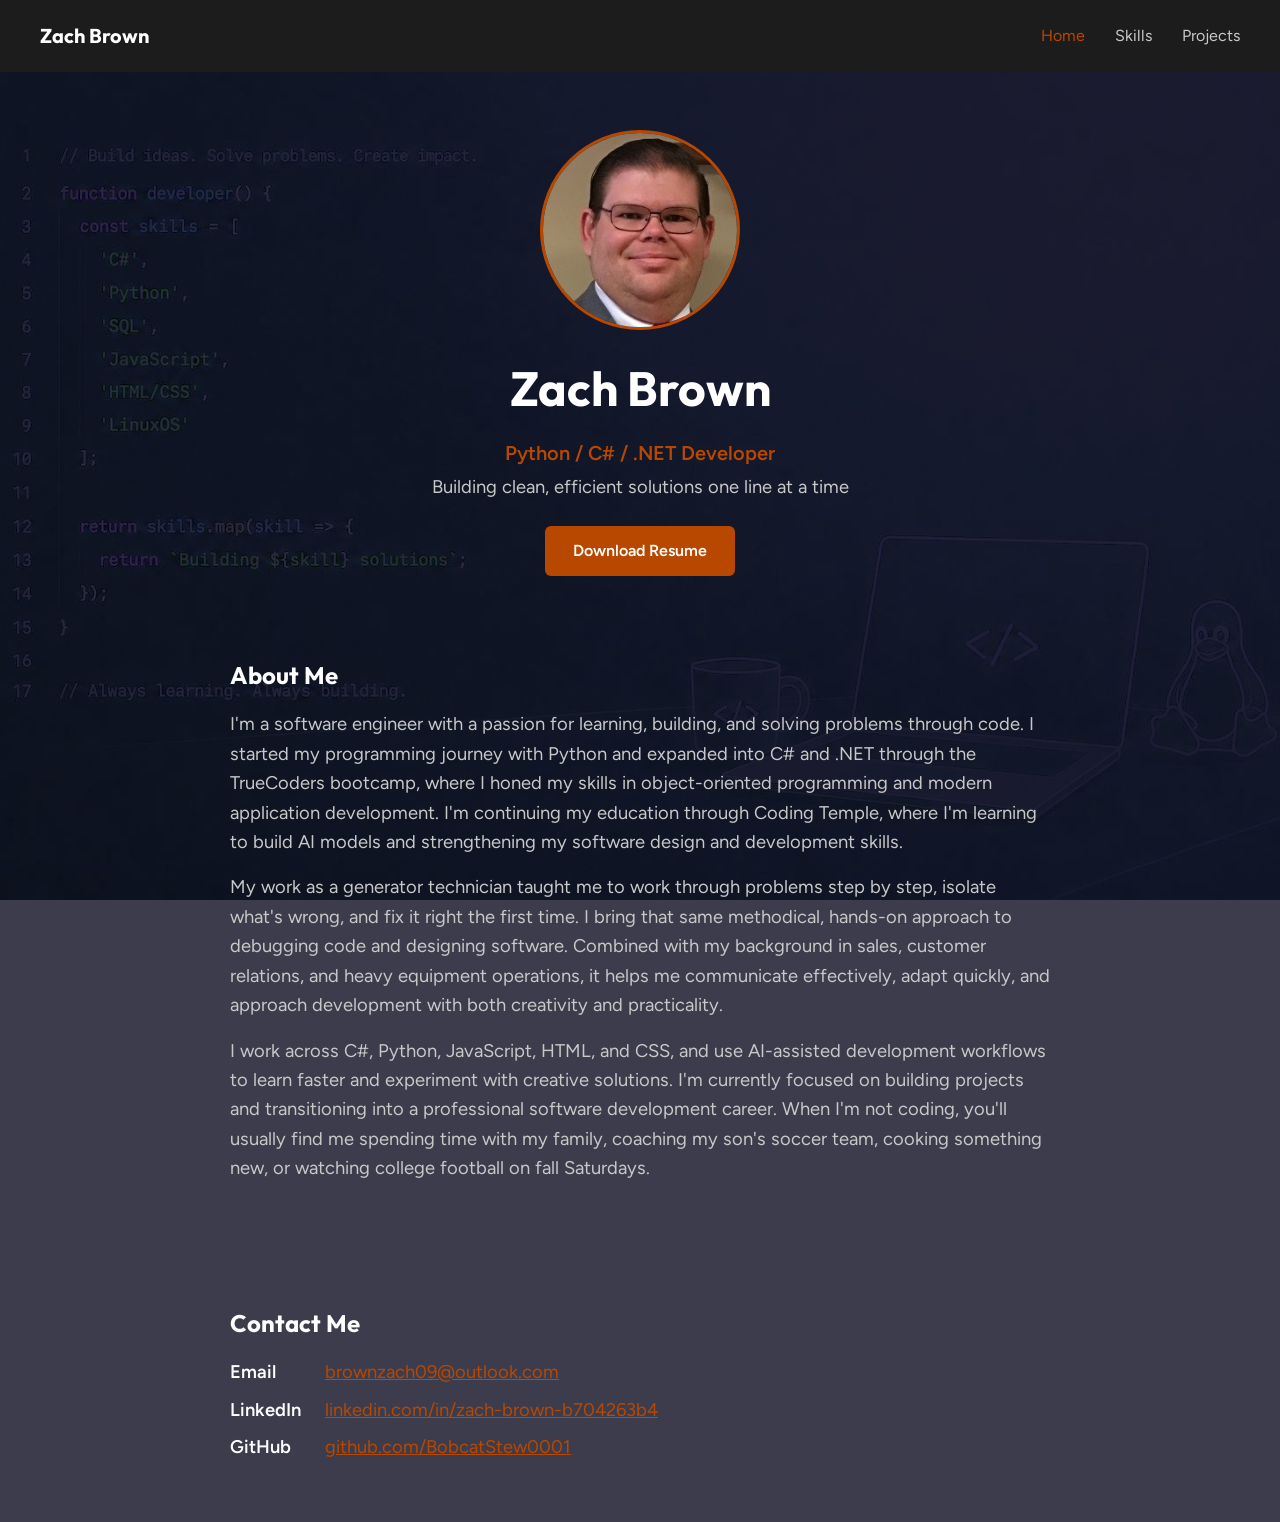
<file: index.html>
<!DOCTYPE html>
<html lang="en">
    <head>
        <meta charset="utf-8">
        <title>Zach Brown | Python / C# / .NET Developer</title>
        <meta name="description" content="Zach Brown is a Python / C# / .NET developer building clean, efficient applications with Python, C#, SQL, and modern web technologies.">
        <meta name="viewport" content="width=device-width, initial-scale=1">
        <link rel="preconnect" href="https://fonts.googleapis.com">
        <link rel="preconnect" href="https://fonts.gstatic.com" crossorigin>
        <link href="https://fonts.googleapis.com/css2?family=Figtree:ital,wght@0,300..900;1,300..900&family=Outfit:wght@100..900&display=swap" rel="stylesheet">
        <link rel="stylesheet" href="styles.css">
    </head>
    <body>
        <nav>
            <a href="index.html" class="logo">Zach Brown</a>
            <div class="nav-links">
                <a href="index.html" aria-current="page">Home</a>
                <a href="skills.html">Skills</a>
                <a href="projects.html">Projects</a>
            </div>
        </nav>
        <main>
            <section id="hero">
                <img src="CSS_Assets/Headshot.jpg" alt="Headshot of Zach Brown" width="200" height="200">
                <h1>Zach Brown</h1>
                <p class="role">Python / C# / .NET Developer</p>
                <p class="tagline">Building clean, efficient solutions one line at a time</p>
                <a href="CSS_Assets/Zach_Brown_Resume.pdf" class="button" download="Zach_Brown_Resume.pdf">Download Resume</a>
            </section>
            <section id="about-me">
                <h2>About Me</h2>
                <p>I'm a software engineer with a passion for learning, building, and solving problems through code. I started my programming journey with Python and expanded into C# and .NET through the TrueCoders bootcamp, where I honed my skills in object-oriented programming and modern application development. I'm continuing my education through Coding Temple, where I'm learning to build AI models and strengthening my software design and development skills.</p>
                <p>My work as a generator technician taught me to work through problems step by step, isolate what's wrong, and fix it right the first time. I bring that same methodical, hands-on approach to debugging code and designing software. Combined with my background in sales, customer relations, and heavy equipment operations, it helps me communicate effectively, adapt quickly, and approach development with both creativity and practicality.</p>
                <p>I work across C#, Python, JavaScript, HTML, and CSS, and use AI-assisted development workflows to learn faster and experiment with creative solutions. I'm currently focused on building projects and transitioning into a professional software development career. When I'm not coding, you'll usually find me spending time with my family, coaching my son's soccer team, cooking something new, or watching college football on fall Saturdays.</p>
            </section>
            <section id="contact-me">
                <h2>Contact Me</h2>
                <ul class="contact-list">
                    <li><span>Email</span> <a href="mailto:brownzach09@outlook.com">brownzach09@outlook.com</a></li>
                    <li><span>LinkedIn</span> <a href="https://linkedin.com/in/zach-brown-b704263b4/" target="_blank" rel="noopener">linkedin.com/in/zach-brown-b704263b4</a></li>
                    <li><span>GitHub</span> <a href="https://github.com/BobcatStew0001" target="_blank" rel="noopener">github.com/BobcatStew0001</a></li>
                </ul>
            </section>
        </main>
    </body>
</html>
</file>
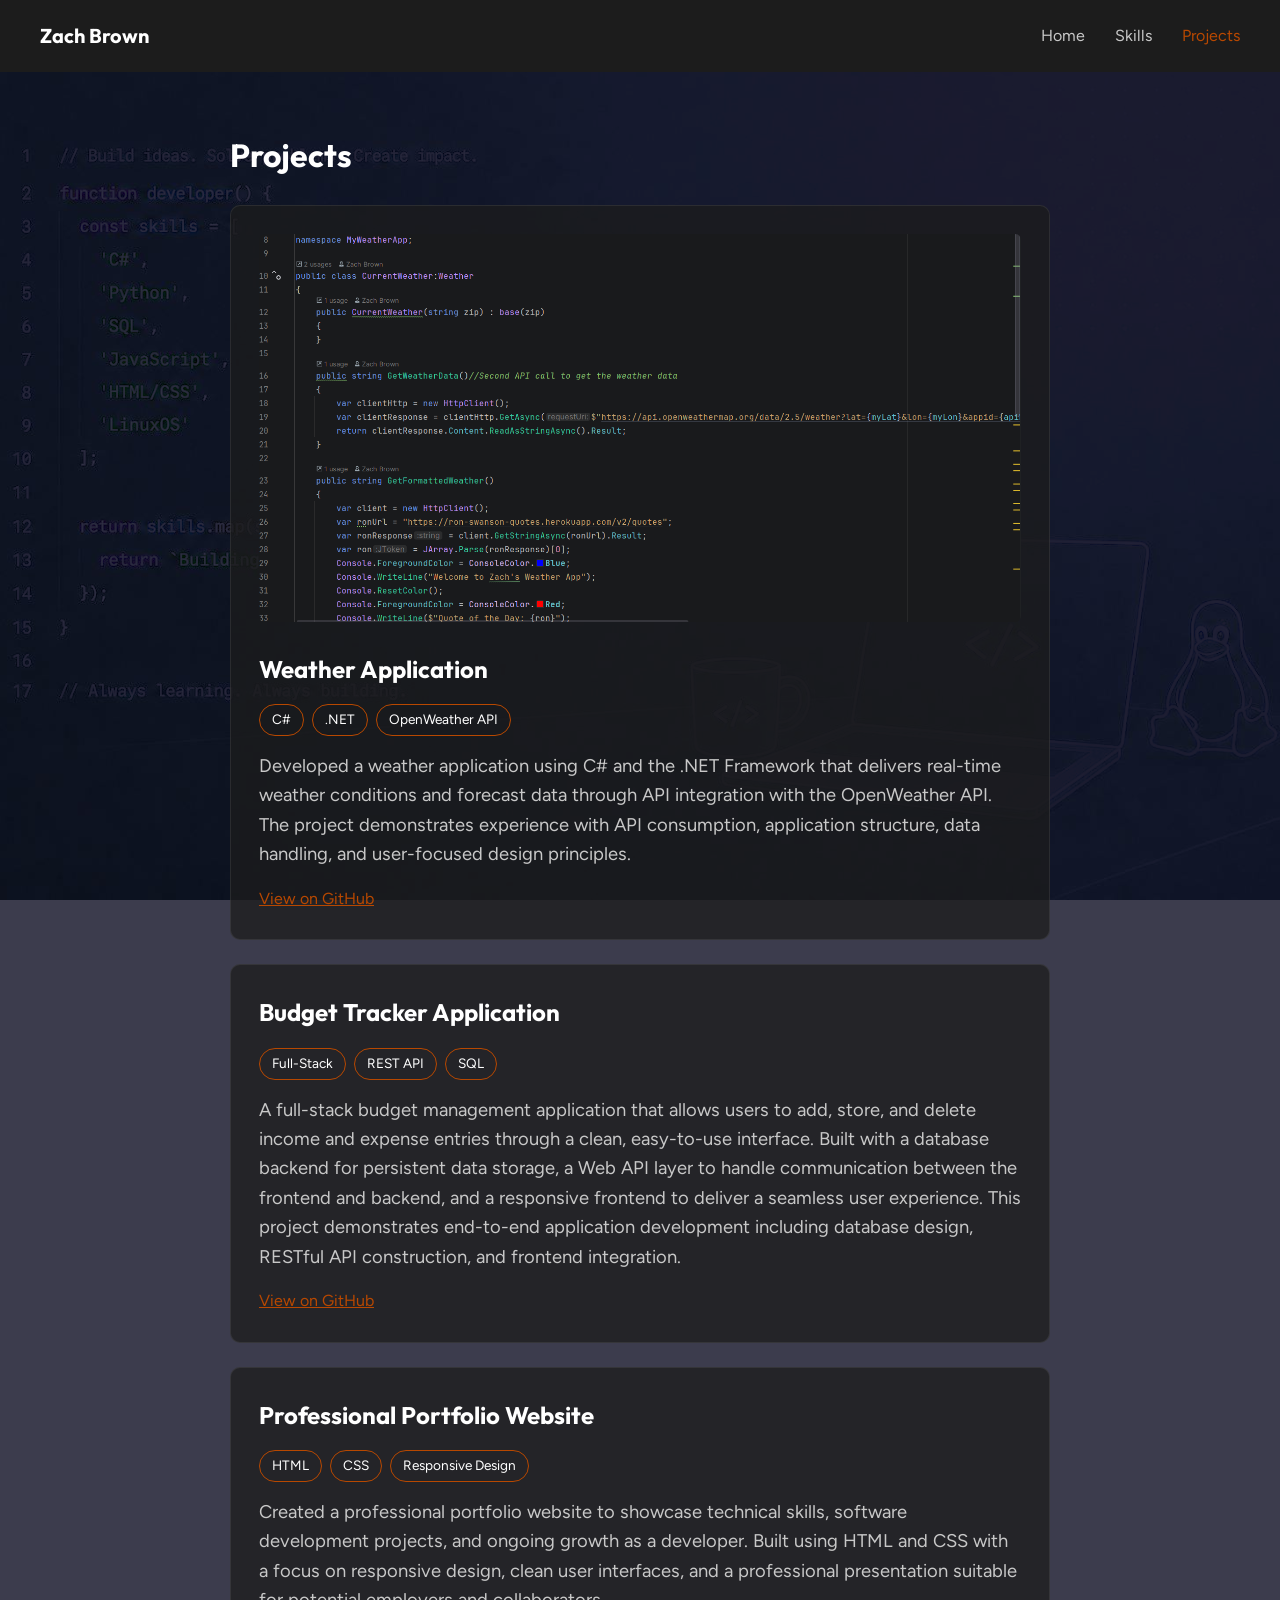
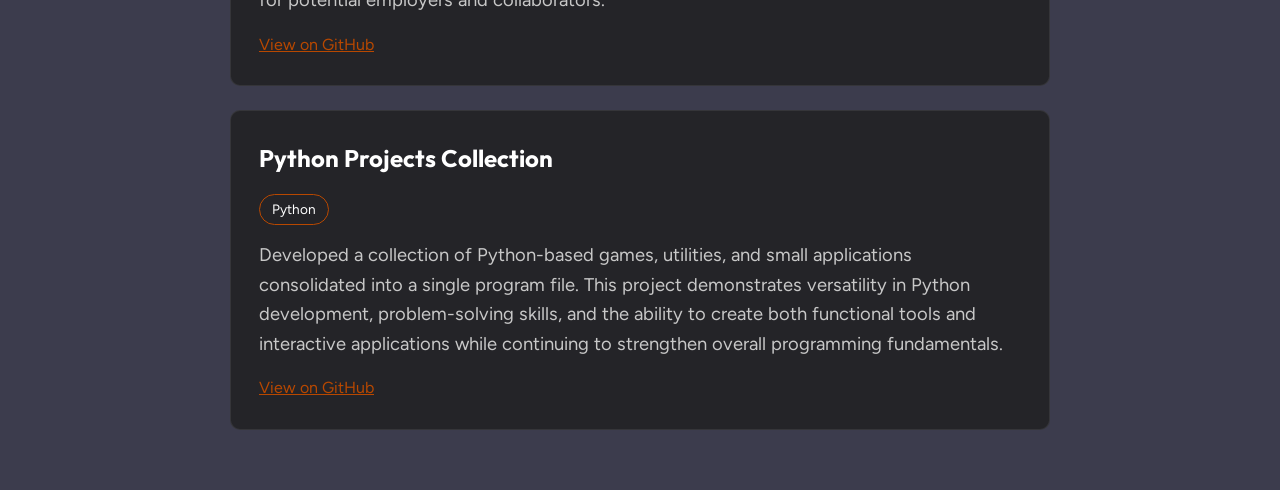
<file: projects.html>
<!DOCTYPE html>
<html lang="en">
    <head>
        <meta charset="utf-8">
        <title>Projects | Zach Brown</title>
        <meta name="description" content="Software projects by Zach Brown, including a C# weather app, a full-stack budget tracker, and Python applications.">
        <meta name="viewport" content="width=device-width, initial-scale=1">
        <link rel="preconnect" href="https://fonts.googleapis.com">
        <link rel="preconnect" href="https://fonts.gstatic.com" crossorigin>
        <link href="https://fonts.googleapis.com/css2?family=Figtree:ital,wght@0,300..900;1,300..900&family=Outfit:wght@100..900&display=swap" rel="stylesheet">
        <link rel="stylesheet" href="styles.css">
    </head>
    <body>
        <nav>
            <a href="index.html" class="logo">Zach Brown</a>
            <div class="nav-links">
                <a href="index.html">Home</a>
                <a href="skills.html">Skills</a>
                <a href="projects.html" aria-current="page">Projects</a>
            </div>
        </nav>
        <main>
            <section id="projects-showcase">
                <h1>Projects</h1>

                <article class="card">
                    <img src="CSS_Assets/Website_Photo_1.png" alt="C# source code from the Weather Application" class="card-image" width="1496" height="762" loading="lazy">
                    <h2>Weather Application</h2>
                    <ul class="tags">
                        <li>C#</li>
                        <li>.NET</li>
                        <li>OpenWeather API</li>
                    </ul>
                    <p>Developed a weather application using C# and the .NET Framework that delivers real-time weather conditions and forecast data through API integration with the OpenWeather API. The project demonstrates experience with API consumption, application structure, data handling, and user-focused design principles.</p>
                    <a href="https://github.com/BobcatStew0001/MyWeatherApp" target="_blank" rel="noopener">View on GitHub</a>
                </article>

                <article class="card">
                    <h2>Budget Tracker Application</h2>
                    <ul class="tags">
                        <li>Full-Stack</li>
                        <li>REST API</li>
                        <li>SQL</li>
                    </ul>
                    <p>A full-stack budget management application that allows users to add, store, and delete income and expense entries through a clean, easy-to-use interface. Built with a database backend for persistent data storage, a Web API layer to handle communication between the frontend and backend, and a responsive frontend to deliver a seamless user experience. This project demonstrates end-to-end application development including database design, RESTful API construction, and frontend integration.</p>
                    <a href="https://github.com/BobcatStew0001/Monthly-Budget-App" target="_blank" rel="noopener">View on GitHub</a>
                </article>

                <article class="card">
                    <h2>Professional Portfolio Website</h2>
                    <ul class="tags">
                        <li>HTML</li>
                        <li>CSS</li>
                        <li>Responsive Design</li>
                    </ul>
                    <p>Created a professional portfolio website to showcase technical skills, software development projects, and ongoing growth as a developer. Built using HTML and CSS with a focus on responsive design, clean user interfaces, and a professional presentation suitable for potential employers and collaborators.</p>
                    <a href="https://github.com/BobcatStew0001/Portfolio-Project" target="_blank" rel="noopener">View on GitHub</a>
                </article>

                <article class="card">
                    <h2>Python Projects Collection</h2>
                    <ul class="tags">
                        <li>Python</li>
                    </ul>
                    <p>Developed a collection of Python-based games, utilities, and small applications consolidated into a single program file. This project demonstrates versatility in Python development, problem-solving skills, and the ability to create both functional tools and interactive applications while continuing to strengthen overall programming fundamentals.</p>
                    <a href="https://github.com/BobcatStew0001/Python-Practice-" target="_blank" rel="noopener">View on GitHub</a>
                </article>
            </section>
        </main>
    </body>
</html>
</file>
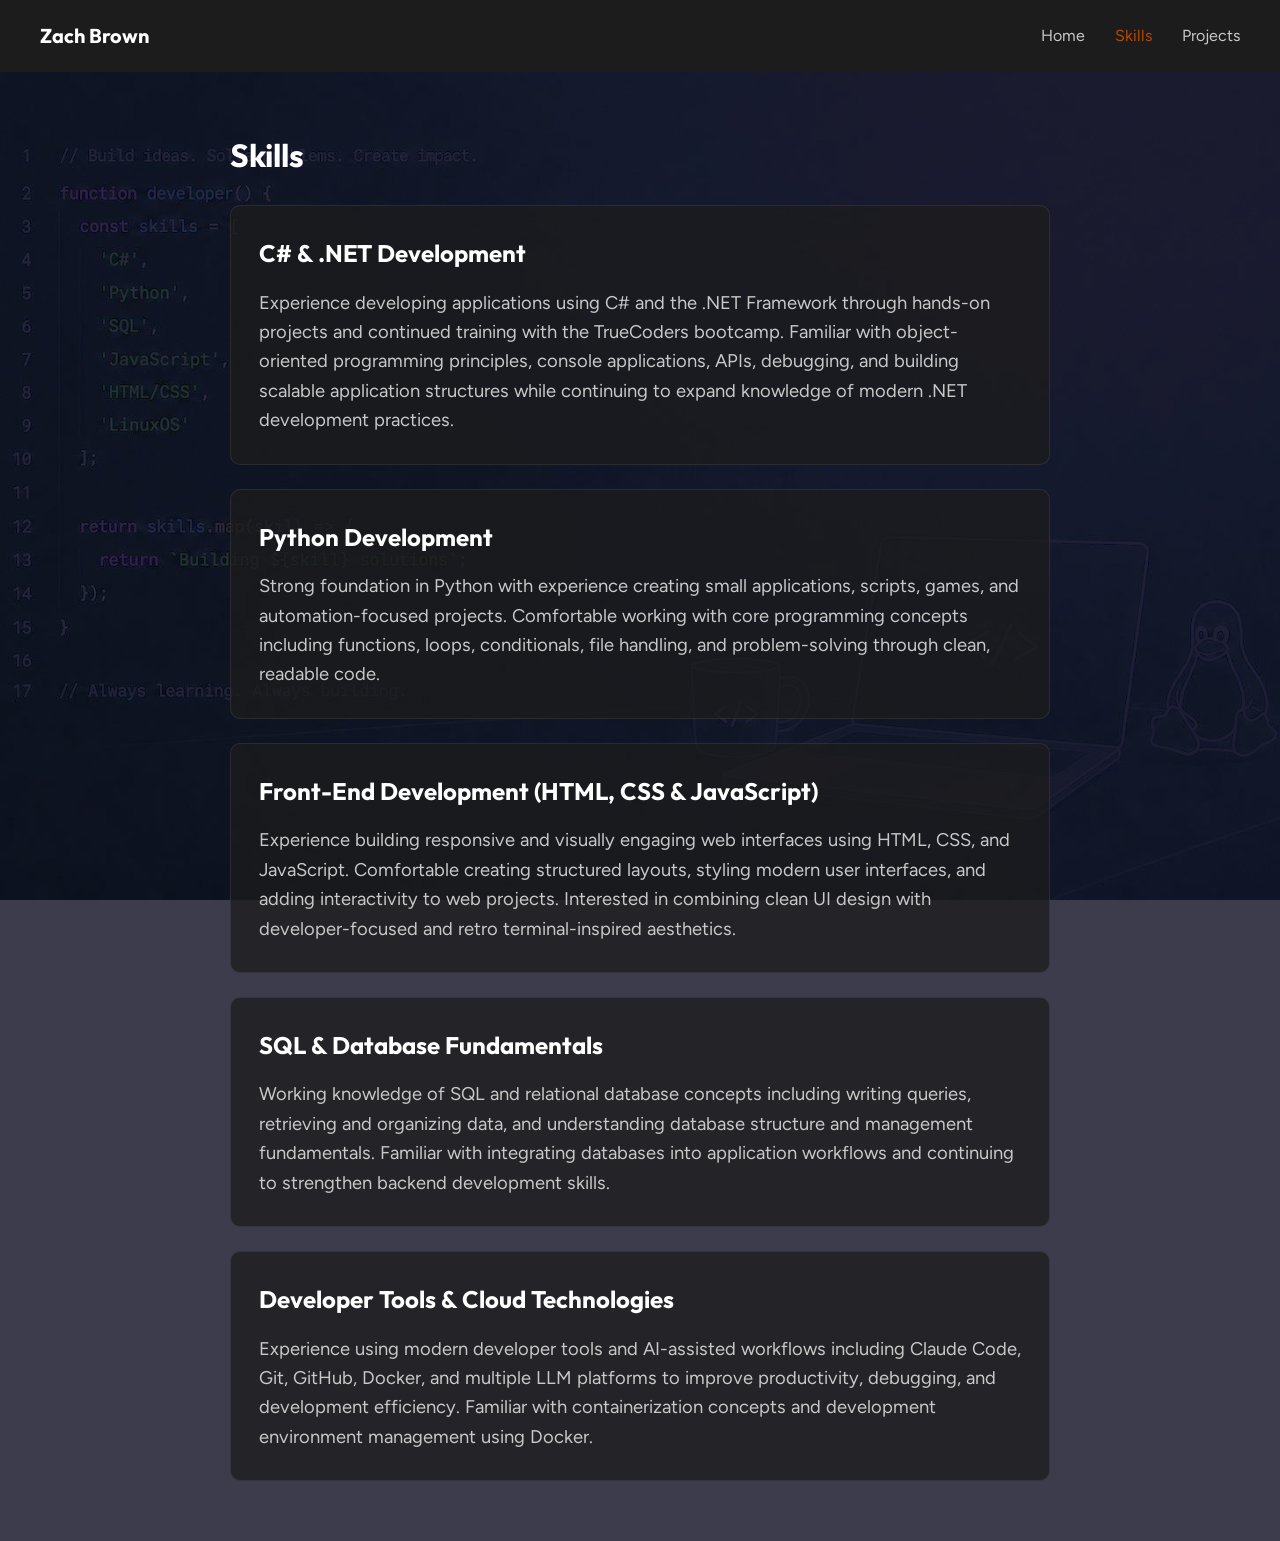
<file: skills.html>
<!DOCTYPE html>
<html lang="en">
    <head>
        <meta charset="utf-8">
        <title>Skills | Zach Brown</title>
        <meta name="description" content="Technical skills of Zach Brown: C# and .NET, Python, HTML/CSS/JavaScript, SQL, Git, Docker, and AI-assisted development.">
        <meta name="viewport" content="width=device-width, initial-scale=1">
        <link rel="preconnect" href="https://fonts.googleapis.com">
        <link rel="preconnect" href="https://fonts.gstatic.com" crossorigin>
        <link href="https://fonts.googleapis.com/css2?family=Figtree:ital,wght@0,300..900;1,300..900&family=Outfit:wght@100..900&display=swap" rel="stylesheet">
        <link rel="stylesheet" href="styles.css">
    </head>
    <body>
        <nav>
            <a href="index.html" class="logo">Zach Brown</a>
            <div class="nav-links">
                <a href="index.html">Home</a>
                <a href="skills.html" aria-current="page">Skills</a>
                <a href="projects.html">Projects</a>
            </div>
        </nav>
        <main>
            <section id="skills">
                <h1>Skills</h1>

                <article class="card">
                    <h2>C# &amp; .NET Development</h2>
                    <p>Experience developing applications using C# and the .NET Framework through hands-on projects and continued training with the TrueCoders bootcamp. Familiar with object-oriented programming principles, console applications, APIs, debugging, and building scalable application structures while continuing to expand knowledge of modern .NET development practices.</p>
                </article>

                <article class="card">
                    <h2>Python Development</h2>
                    <p>Strong foundation in Python with experience creating small applications, scripts, games, and automation-focused projects. Comfortable working with core programming concepts including functions, loops, conditionals, file handling, and problem-solving through clean, readable code.</p>
                </article>

                <article class="card">
                    <h2>Front-End Development (HTML, CSS &amp; JavaScript)</h2>
                    <p>Experience building responsive and visually engaging web interfaces using HTML, CSS, and JavaScript. Comfortable creating structured layouts, styling modern user interfaces, and adding interactivity to web projects. Interested in combining clean UI design with developer-focused and retro terminal-inspired aesthetics.</p>
                </article>

                <article class="card">
                    <h2>SQL &amp; Database Fundamentals</h2>
                    <p>Working knowledge of SQL and relational database concepts including writing queries, retrieving and organizing data, and understanding database structure and management fundamentals. Familiar with integrating databases into application workflows and continuing to strengthen backend development skills.</p>
                </article>

                <article class="card">
                    <h2>Developer Tools &amp; Cloud Technologies</h2>
                    <p>Experience using modern developer tools and AI-assisted workflows including Claude Code, Git, GitHub, Docker, and multiple LLM platforms to improve productivity, debugging, and development efficiency. Familiar with containerization concepts and development environment management using Docker.</p>
                </article>
            </section>
        </main>
    </body>
</html>
</file>
<file: styles.css>
:root {
    --bg: #1a1a2e;
    --nav-bg: #1c1c1c;
    --card-bg: rgba(28, 28, 28, 0.75);
    --border: rgba(255, 255, 255, 0.08);
    --text: #c8c8c8;
    --heading: #ffffff;
    --accent: #b84800;
    --accent-hover: #d65a0a;
}

* {
    margin: 0;
    padding: 0;
    box-sizing: border-box;
}

/*Global Styles*/
body {
    color: var(--text);
    font-family: "Figtree", sans-serif;
    padding-top: 70px;
    line-height: 1.6;
    background-image: url(CSS_Assets/PortfolioBackgroundImage.jpg);
    background-size: cover;
    background-position: top center;
    background-attachment: fixed;
    background-repeat: no-repeat;
    background-color: rgba(26, 26, 46, 0.85);
    background-blend-mode: darken;
}

nav {
    position: fixed;
    top: 0;
    width: 100%;
    background-color: var(--nav-bg);
    padding: 20px 40px;
    display: flex;
    justify-content: space-between;
    align-items: center;
    z-index: 10;
}

nav a {
    color: var(--text);
    text-decoration: none;
    font-family: "Figtree", sans-serif;
    font-size: 1rem;
}

nav a:hover,
nav a[aria-current="page"] {
    color: var(--accent);
}

nav .logo {
    font-family: "Outfit", sans-serif;
    font-weight: 700;
    font-size: 1.25rem;
    color: var(--heading);
}

.nav-links {
    display: flex;
    gap: 30px;
}

section {
    max-width: 900px;
    margin: 0 auto;
    padding: 60px 40px;
}

a {
    color: var(--accent);
    text-decoration: underline;
}

a:hover {
    color: var(--accent-hover);
}

h1,
h2 {
    font-family: "Outfit", sans-serif;
    font-weight: 700;
    color: var(--heading);
}

h1 {
    font-size: 2rem;
    margin-bottom: 1.5rem;
}

h2 {
    font-size: 1.5rem;
    margin-bottom: 1rem;
}

p,
li {
    font-family: "Figtree", sans-serif;
    font-weight: 400;
    color: var(--text);
    font-size: 1.15rem;
}

p + p {
    margin-top: 1rem;
}

.button {
    display: inline-block;
    margin-top: 24px;
    padding: 12px 28px;
    background-color: var(--accent);
    color: #ffffff;
    border-radius: 6px;
    font-weight: 600;
    text-decoration: none;
}

.button:hover {
    background-color: var(--accent-hover);
    color: #ffffff;
}

/*Hero Section Styles*/
#hero {
    display: flex;
    flex-direction: column;
    align-items: center;
    justify-content: center;
    text-align: center;
    padding-bottom: 20px;
}

#hero img {
    width: 200px;
    height: 200px;
    border-radius: 50%;
    object-fit: cover;
    object-position: center top;
    border: 3px solid var(--accent);
    display: block;
    margin: 0 auto 20px auto;
}

#hero h1 {
    font-size: 3rem;
    margin-bottom: 10px;
}

#hero .role {
    font-size: 1.25rem;
    color: var(--accent);
    font-weight: 600;
}

#hero .tagline {
    margin-top: 0.25rem;
}

/*Contact Styles*/
.contact-list {
    list-style: none;
}

.contact-list li + li {
    margin-top: 0.5rem;
}

.contact-list span {
    display: inline-block;
    min-width: 90px;
    color: var(--heading);
    font-weight: 600;
}

/*Card Styles (Projects & Skills)*/
.card {
    background-color: var(--card-bg);
    border: 1px solid var(--border);
    border-radius: 10px;
    padding: 28px;
}

.card + .card {
    margin-top: 24px;
}

.card p {
    margin-bottom: 1rem;
}

.card p:last-child {
    margin-bottom: 0;
}

.card-image {
    width: 100%;
    height: auto;
    border-radius: 6px;
    margin-bottom: 20px;
}

.tags {
    list-style: none;
    display: flex;
    flex-wrap: wrap;
    gap: 8px;
    margin-bottom: 1rem;
}

.tags li {
    font-size: 0.85rem;
    padding: 4px 12px;
    border: 1px solid var(--accent);
    border-radius: 999px;
    color: var(--heading);
}

/*Mobile Styles*/
@media (max-width: 600px) {
    nav {
        padding: 16px 20px;
    }

    .nav-links {
        gap: 18px;
    }

    section {
        padding: 40px 20px;
    }

    #hero h1 {
        font-size: 2.25rem;
    }

    h1 {
        font-size: 1.75rem;
    }

    p,
    li {
        font-size: 1.05rem;
    }

    .card {
        padding: 20px;
    }
}
</file>
